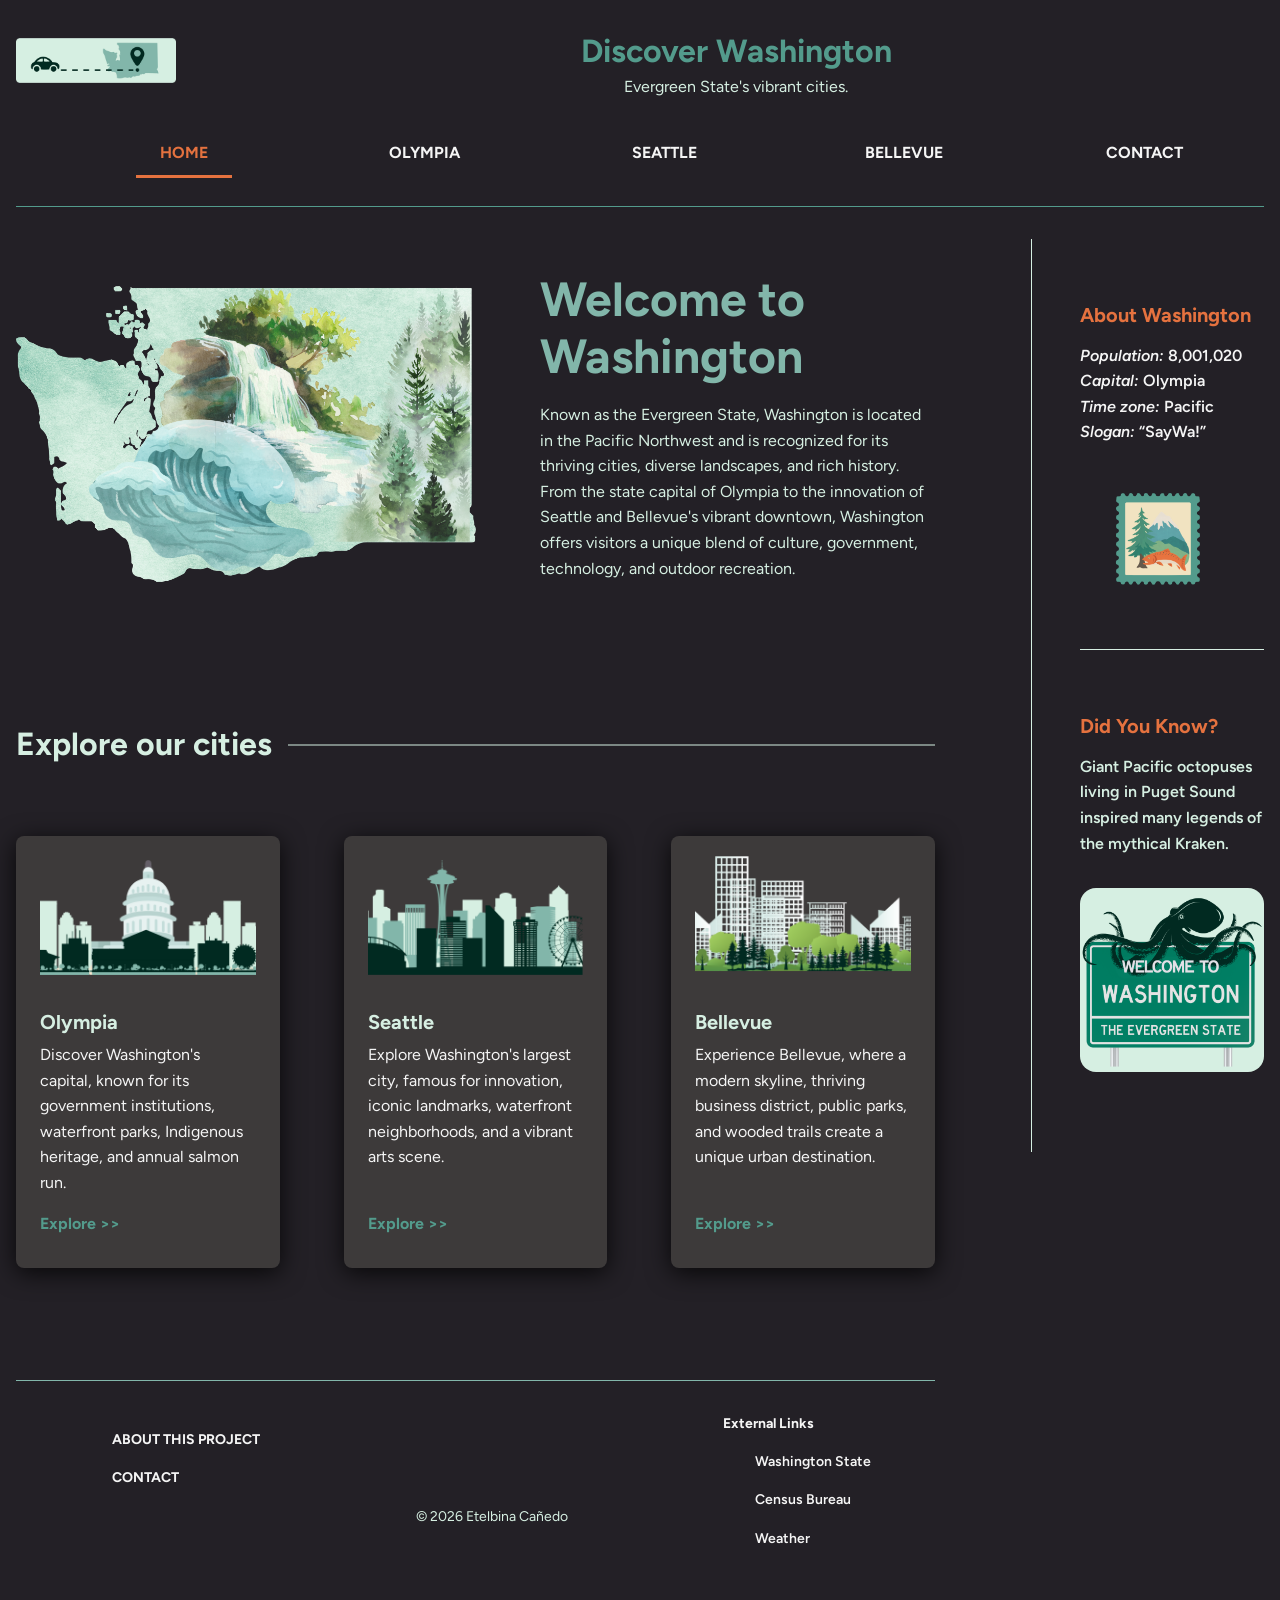
<file: index.html>
<!DOCTYPE html>
<html lang="en">
<head>
    <meta charset="UTF-8">
    <meta name="viewport" content="width=device-width, initial-scale=1.0">
    <title>Discover Washington | Home</title>
    <link rel="preconnect" href="https://fonts.googleapis.com">
    <link rel="preconnect" href="https://fonts.gstatic.com" crossorigin>
    <link href="https://fonts.googleapis.com/css2?family=Bad+Script&family=Figtree:ital,wght@0,300..900;1,300..900&display=swap" rel="stylesheet">
    <link rel="stylesheet" href="css/styles.css">   
</head>

<body>
    <header class="container">
        <div class="site-header">
            <a href="index.html">
                <img src="images/common/logo.png" alt="Discover Washington logo">
            </a>
            <div class="site-branding">
                <h2>Discover Washington</h2>
                <p>Evergreen State's vibrant cities.</p>
            
                <nav aria-label="Primary navigation">
                    <ul>
                        <li><a href="index.html" aria-current="page">HOME</a></li>
                        <li><a href="olympia.html">OLYMPIA</a></li>
                        <li><a href="seattle.html">SEATTLE</a></li>
                        <li><a href="bellevue.html">BELLEVUE</a></li>
                        <li><a href="contact.html">CONTACT</a></li>
                    </ul>
                </nav>
            </div>
        </div>
    </header>

    <div class="container page-content">
        <main class="container">
            <section class="hero">
                <img src="images/home/state.png" alt="Washington State silhouette">
                
                <div class="hero-content">
                    <h1>Welcome to Washington</h1>
                    <p>
                        Known as the Evergreen State, Washington is located in the 
                        Pacific Northwest and is recognized for its thriving cities, 
                        diverse landscapes, and rich history. From the state capital 
                        of Olympia to the innovation of Seattle and Bellevue's vibrant 
                        downtown, Washington offers visitors a unique blend of culture, 
                        government, technology, and outdoor recreation.
                    </p>
                </div>
            </section>
            <section class="content">
                <h2>Explore our cities</h2>
                <article class="city-card">
                    <a href="olympia.html">
                        <img src="images/home/olympia.png" alt="Outline silhouette of Olympia">
                        <h3>Olympia</h3>
                        <p>Discover Washington's capital, known for its government institutions, 
                            waterfront parks, Indigenous heritage, and annual salmon run.
                        </p>
                        <span>Explore >></span>
                    </a>
                </article>
                <article class="city-card">
                    <a href="seattle.html">
                        <img src="images/home/seattle.png" alt="Outline silhouette of Seattle">
                        <h3>Seattle</h3>
                        <p>Explore Washington's largest city, famous for innovation, 
                            iconic landmarks, waterfront neighborhoods, and a vibrant arts scene.
                        </p>
                        <span>Explore >></span>
                    </a>
                </article>
                <article class="city-card">
                    <a href="bellevue.html">
                        <img src="images/home/bellevue.png" alt="Outline silhouette of Bellevue">
                        <h3>Bellevue</h3>
                        <p>Experience Bellevue, where a modern skyline, thriving business district, 
                            public parks, and wooded trails create a unique urban destination.
                        </p>
                        <span>Explore >></span>
                    </a>
                </article>
            </section>

            <footer>
                <section class="internal-links">
                    <ul>
                        <li><a href="about.html">About This Project</a></li>
                        <li><a href="contact.html">Contact</a></li>
                    </ul>
                </section>

                <p>© 2026 Etelbina Cañedo</p>

                <section class="external-links" aria-label="External resources">
                    <p>External Links</p>
                    <ul>
                        <li><a href="https://wa.gov/" target="_blank" rel="noopener">Washington State</a></li>
                        <li><a href="https://www.census.gov/quickfacts/fact/table/WA/PST045225" target="_blank" rel="noopener">Census Bureau</a></li>
                        <li><a href="https://www.weather.gov" target="_blank" rel="noopener">Weather</a></li>
                    </ul>
                </section>
            </footer>
        </main>

        <aside aria-label="Washington facts">
            <section class="facts">
                <h2>About Washington</h2>
                    <ol>
                        <li><em>Population:</em> 8,001,020</li>
                        <li><em>Capital:</em> Olympia</li>
                        <li><em>Time zone:</em> Pacific</li>
                        <li><em>Slogan:</em> “SayWa!”</li>
                    </ol>
                    <img src="images/home/stamp.png" alt="Salmon postal stamp">
            </section>
            <section class="highlights">
                <h2>Did You Know?</h2>
                
                <p>Giant Pacific octopuses living in Puget Sound 
                    inspired many legends of the mythical Kraken.
                </p>
                <img id="kraken" src="images/home/roadsign.png" alt="Road sign featuring a kraken">
            </section>
        </aside>
    </div>
</body>
</html>
</file>
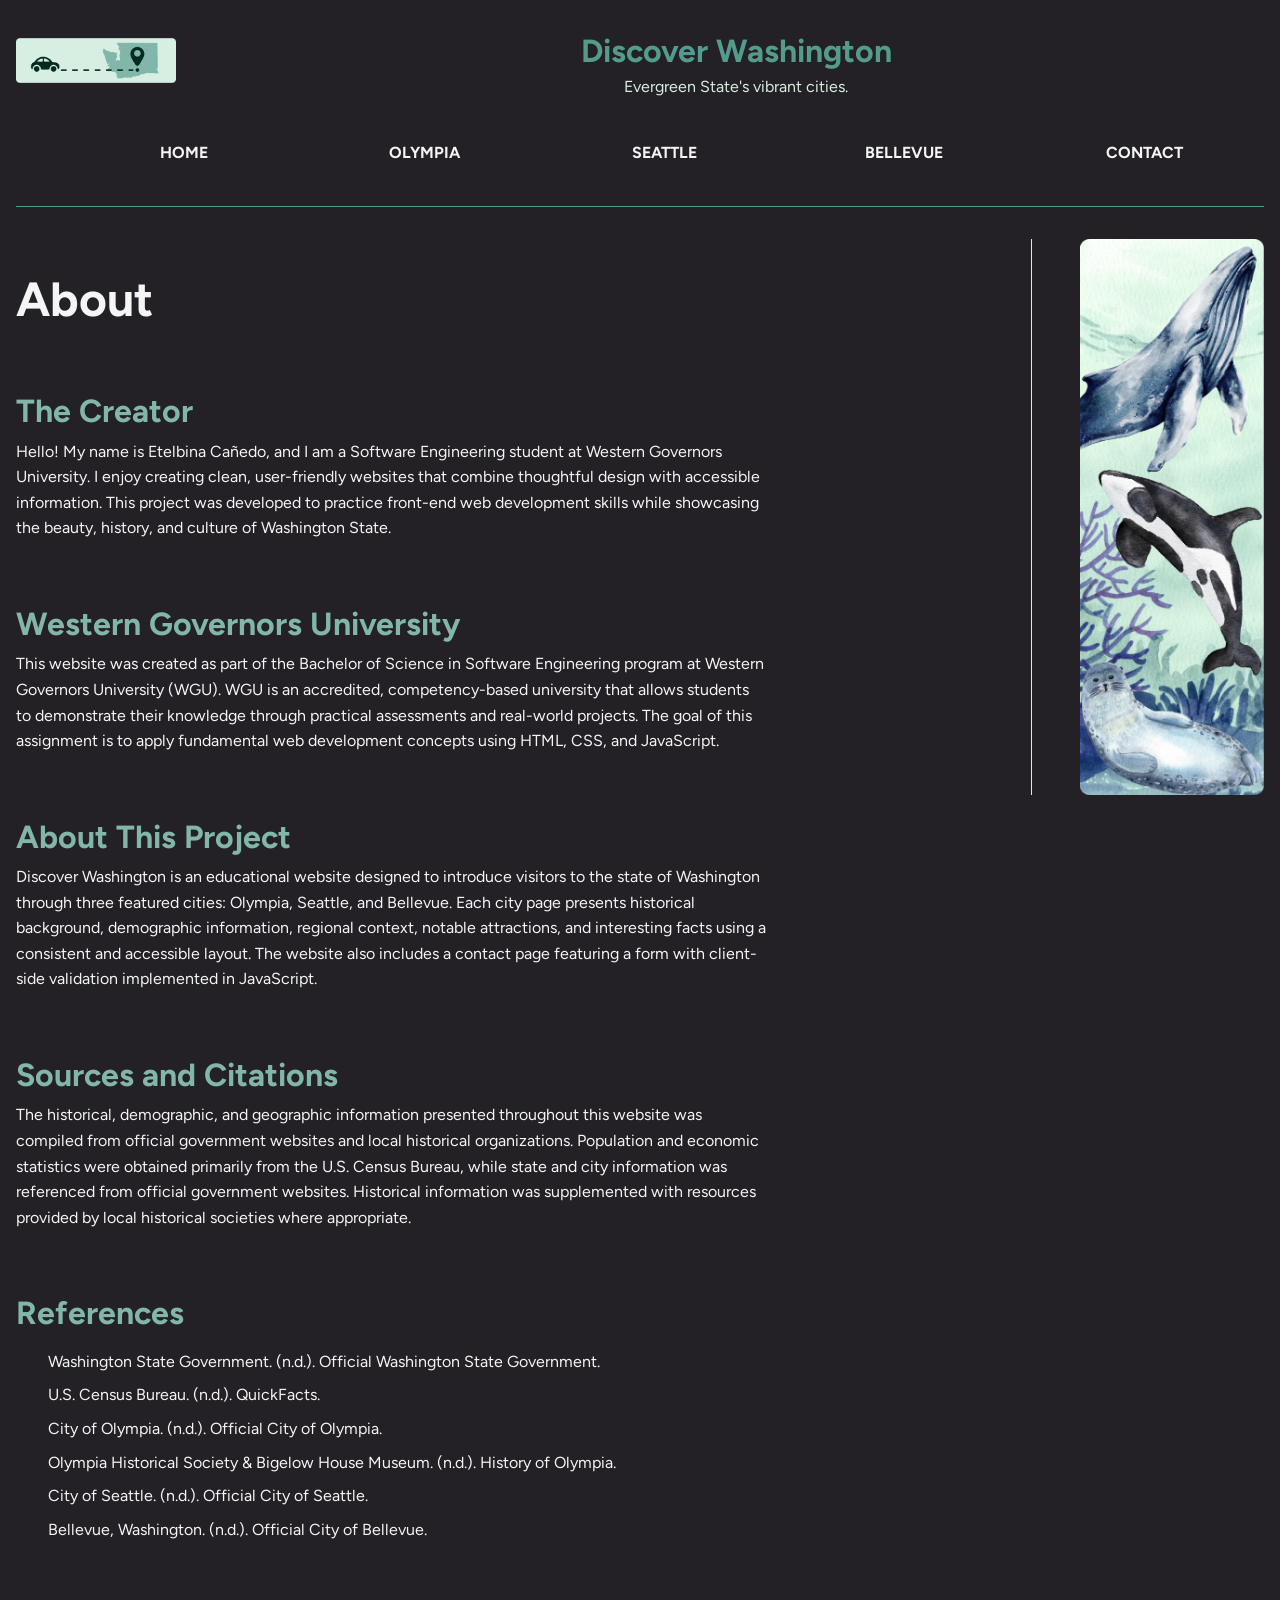
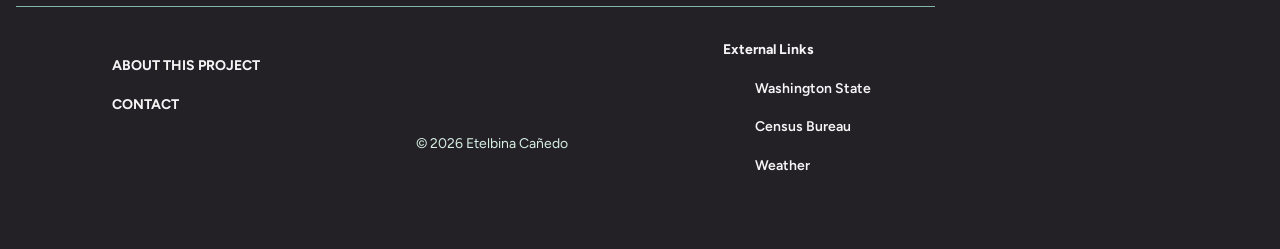
<file: about.html>
<!DOCTYPE html>
<html lang="en">
<head>
    <meta charset="UTF-8">
    <meta name="viewport" content="width=device-width, initial-scale=1.0">
    <title>Discover Washington | About</title>
    <link rel="preconnect" href="https://fonts.googleapis.com">
    <link rel="preconnect" href="https://fonts.gstatic.com" crossorigin>
    <link href="https://fonts.googleapis.com/css2?family=Bad+Script&family=Figtree:ital,wght@0,300..900;1,300..900&display=swap" rel="stylesheet">
    <link rel="stylesheet" href="css/styles.css">   
</head>

<body>
    <header class="container">
        <div class="site-header">
            <a href="index.html">
                <img src="images/common/logo.png" alt="Discover Washington logo">
            </a>
            <div class="site-branding">
                <h2>Discover Washington</h2>
                <p>Evergreen State's vibrant cities.</p>
            
                <nav aria-label="Primary navigation">
                    <ul>
                        <li><a href="index.html">HOME</a></li>
                        <li><a href="olympia.html">OLYMPIA</a></li>
                        <li><a href="seattle.html">SEATTLE</a></li>
                        <li><a href="bellevue.html">BELLEVUE</a></li>
                        <li><a href="contact.html">CONTACT</a></li>
                    </ul>
                </nav>
            </div>
        </div>
    </header>

    <div class="container page-content">
        <main class="container">
            <section>
                <h1>About</h1>
                <h2>The Creator</h2>
                <p>Hello! My name is Etelbina Cañedo, and I am a Software Engineering 
                    student at Western Governors University. I enjoy creating clean, 
                    user-friendly websites that combine thoughtful design with accessible 
                    information. This project was developed to practice front-end web 
                    development skills while showcasing the beauty, history, and culture 
                    of Washington State.
                </p>

                <h2>Western Governors University</h2>
                <p>
                    This website was created as part of the Bachelor of Science in Software 
                    Engineering program at Western Governors University (WGU). WGU is an 
                    accredited, competency-based university that allows students to 
                    demonstrate their knowledge through practical assessments and 
                    real-world projects. The goal of this assignment is to apply 
                    fundamental web development concepts using HTML, CSS, and JavaScript.
                </p>

                <h2>About This Project</h2>
                <p>Discover Washington is an educational website designed to introduce 
                    visitors to the state of Washington through three featured cities: 
                    Olympia, Seattle, and Bellevue. Each city page presents historical 
                    background, demographic information, regional context, notable 
                    attractions, and interesting facts using a consistent and accessible 
                    layout. The website also includes a contact page featuring a form 
                    with client-side validation implemented in JavaScript.
                </p>

                <h2>Sources and Citations</h2>
                <p>
                    The historical, demographic, and geographic information presented 
                    throughout this website was compiled from official government 
                    websites and local historical organizations. Population and economic 
                    statistics were obtained primarily from the U.S. Census Bureau, 
                    while state and city information was referenced from official 
                    government websites. Historical information was supplemented with 
                    resources provided by local historical societies where appropriate.
                </p>

                <h2>References</h2>
                <ul>
                    <li><a href="https://wa.gov" target="_blank" rel="noopener">Washington State Government. (n.d.). Official Washington State Government.</a></li>
                    <li><a href="https://www.census.gov/quickfacts" target="_blank" rel="noopener">U.S. Census Bureau. (n.d.). QuickFacts.</a></li>
                    <li><a href="https://www.olympiawa.gov" target="_blank" rel="noopener">City of Olympia. (n.d.). Official City of Olympia.</a></li>
                    <li><a href="https://olympiahistory.org/history-of-olympia/" target="_blank" rel="noopener">Olympia Historical Society & Bigelow House Museum. (n.d.). History of Olympia.</a></li>
                    <li><a href="https://www.seattle.gov" target="_blank" rel="noopener">City of Seattle. (n.d.). Official City of Seattle.</a></li>
                    <li><a href="https://bellevuewa.gov" target="_blank" rel="noopener">Bellevue, Washington. (n.d.). Official City of Bellevue.</a></li>
                </ul>
            </section>

            <footer>
                <section class="internal-links">
                    <ul>
                        <li><a href="about.html">About This Project</a></li>
                        <li><a href="contact.html">Contact</a></li>
                    </ul>
                </section>

                <p>© 2026 Etelbina Cañedo</p>

                <section class="external-links" aria-label="External resources">
                    <p>External Links</p>
                    <ul>
                        <li><a href="https://wa.gov/" target="_blank" rel="noopener">Washington State</a></li>
                        <li><a href="https://www.census.gov/quickfacts/fact/table/WA/PST045225" target="_blank" rel="noopener">Census Bureau</a></li>
                        <li><a href="https://www.weather.gov" target="_blank" rel="noopener">Weather</a></li>
                    </ul>
                </section>
            </footer>
        </main>

        <aside>
            <img src="images/about/side.png" alt="Sea life watercolor illustration">
        </aside>
    </div>

</body>
</html>
</file>
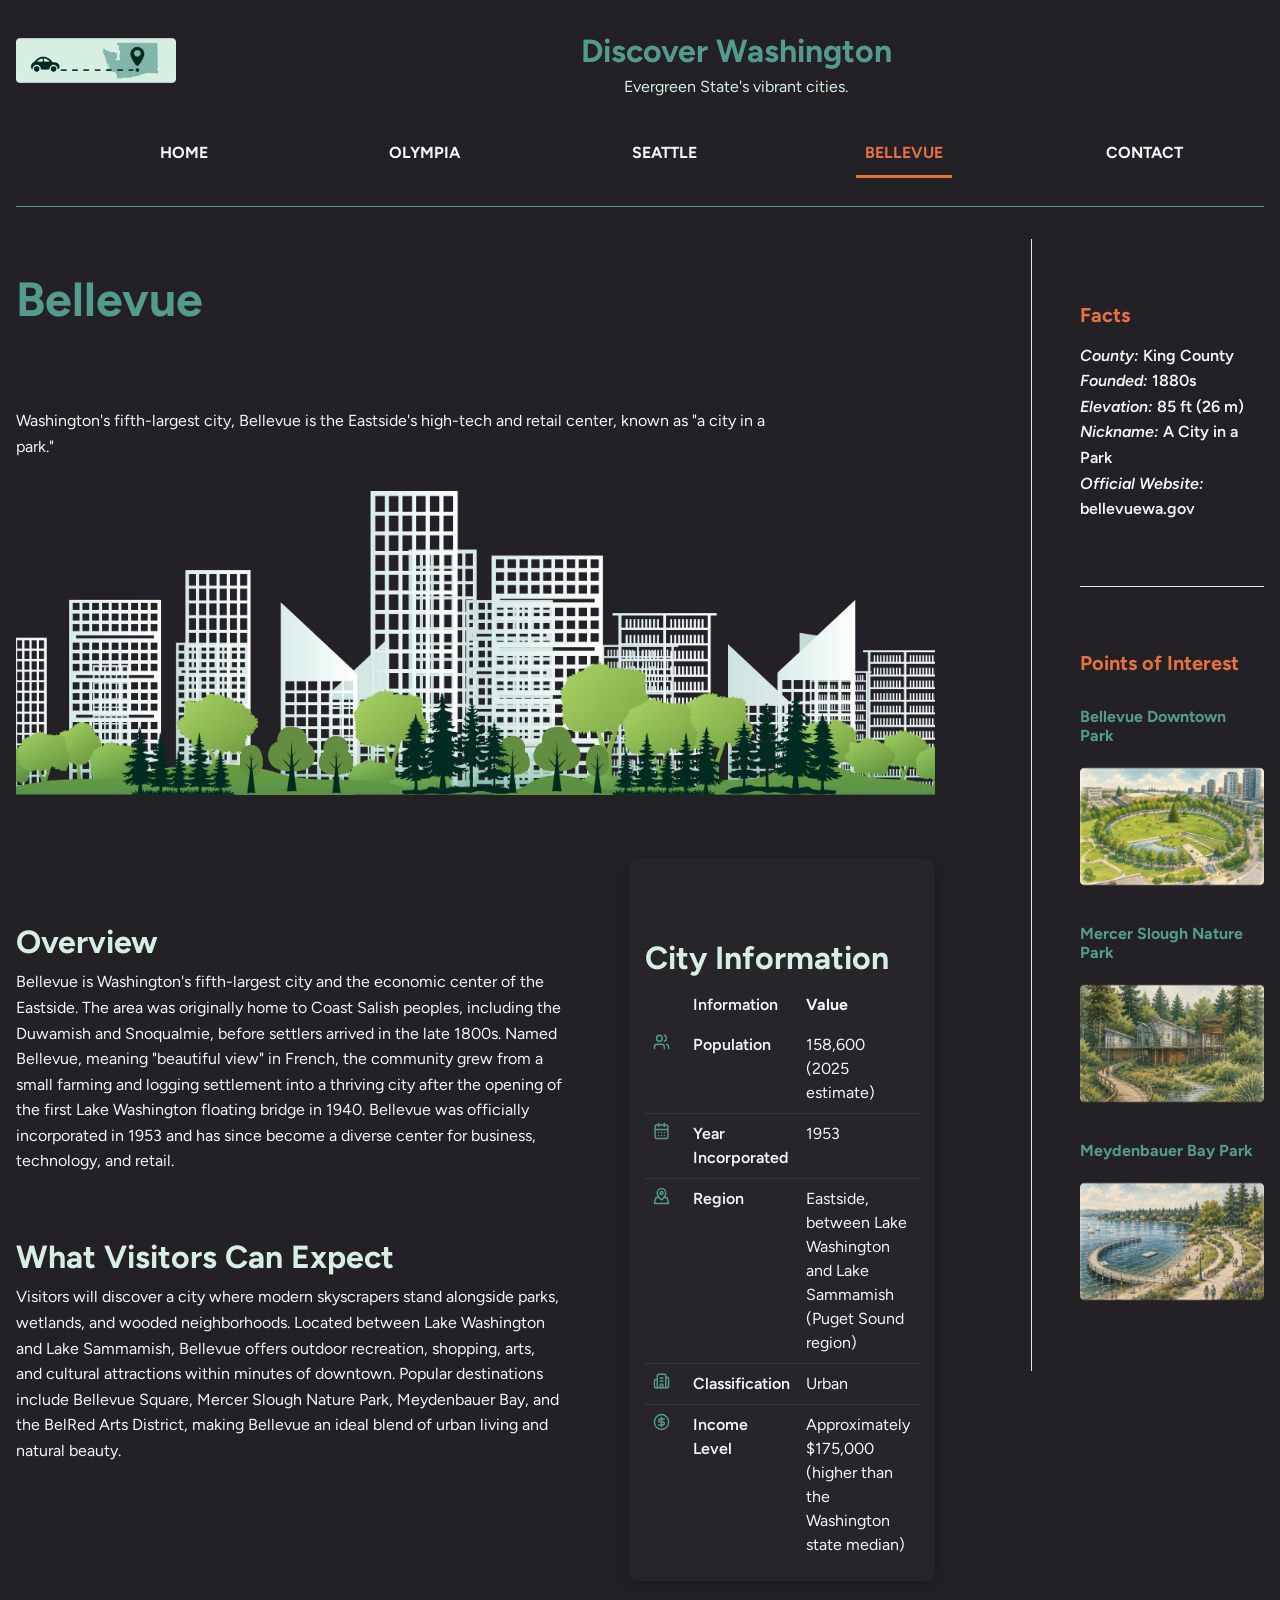
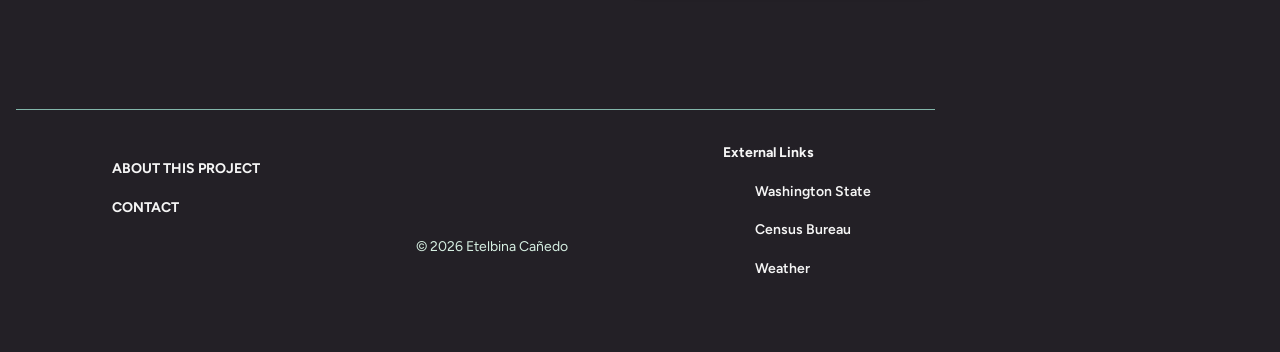
<file: bellevue.html>
<!DOCTYPE html>
<html lang="en">
<head>
    <meta charset="UTF-8">
    <meta name="viewport" content="width=device-width, initial-scale=1.0">
    <title>Discover Washington | Bellevue</title>
    <link rel="preconnect" href="https://fonts.googleapis.com">
    <link rel="preconnect" href="https://fonts.gstatic.com" crossorigin>
    <link href="https://fonts.googleapis.com/css2?family=Bad+Script&family=Figtree:ital,wght@0,300..900;1,300..900&display=swap" rel="stylesheet">
    <link rel="stylesheet" href="css/styles.css">   
</head>

<body>
    <header class="container">
        <div class="site-header">
            <a href="index.html">
                <img src="images/common/logo.png" alt="Discover Washington logo">
            </a>
            <div class="site-branding">
                <h2>Discover Washington</h2>
                <p>Evergreen State's vibrant cities.</p>
            
                <nav aria-label="Primary navigation">
                    <ul>
                        <li><a href="index.html">HOME</a></li>
                        <li><a href="olympia.html">OLYMPIA</a></li>
                        <li><a href="seattle.html">SEATTLE</a></li>
                        <li><a href="bellevue.html" aria-current="page">BELLEVUE</a></li>
                        <li><a href="contact.html">CONTACT</a></li>
                    </ul>
                </nav>
            </div>
        </div>
    </header>

    <div class="container page-content">
        <main class="container">
            <section class="cityhero"> 
                <h1>Bellevue</h1>
                <p>Washington's fifth-largest city, Bellevue is the Eastside's high-tech 
                    and retail center, known as "a city in a park."
                </p>
                <img src="images/bellevue/hero.png" alt="Outline silhouette of Bellevue">
            </section>

            <section class="city-content">
                <div class="city-description">
                    <section class="overview">
                        <h2>Overview</h2>
                        <p>
                            Bellevue is Washington's fifth-largest city and the economic center 
                            of the Eastside. The area was originally home to Coast Salish peoples, 
                            including the Duwamish and Snoqualmie, before settlers arrived in the 
                            late 1800s. Named Bellevue, meaning "beautiful view" in French, the 
                            community grew from a small farming and logging settlement into a 
                            thriving city after the opening of the first Lake Washington floating 
                            bridge in 1940. Bellevue was officially incorporated in 1953 and has 
                            since become a diverse center for business, technology, and retail.
                        </p>
                    </section>
                    <section class="visitors">
                        <h2>What Visitors Can Expect</h2>
                        <p>
                            Visitors will discover a city where modern skyscrapers stand 
                            alongside parks, wetlands, and wooded neighborhoods. Located between 
                            Lake Washington and Lake Sammamish, Bellevue offers outdoor recreation, 
                            shopping, arts, and cultural attractions within minutes of downtown. 
                            Popular destinations include Bellevue Square, Mercer Slough Nature Park, 
                            Meydenbauer Bay, and the BelRed Arts District, making Bellevue an ideal 
                            blend of urban living and natural beauty.
                        </p>
                    </section>
                </div>

                <section class="information">
                    <h2>City Information</h2>
                    <table>
                        <thead>
                            <tr>
                                <th scope="col"></th>
                                <th scope="col">Information</th>
                                <th scope="col">Value</th>
                            </tr>
                        </thead>
                        <tbody>
                            <tr>
                                <td><img src="images/common/population.svg" alt=""></td>
                                <td>Population</td>
                                <td>158,600 (2025 estimate)</td>
                            </tr>
                            <tr>
                                <td><img src="images/common/incorporation.svg" alt=""></td>
                                <td>Year Incorporated</td>
                                <td>1953</td>
                            </tr>
                            <tr>
                                <td><img src="images/common/region.svg" alt=""></td>
                                <td>Region</td>
                                <td>Eastside, between Lake Washington and Lake Sammamish (Puget Sound region)</td>
                            </tr>
                            <tr>
                                <td><img src="images/common/classification.svg" alt=""></td>
                                <td>Classification</td>
                                <td>Urban</td>
                            </tr>
                            <tr>
                                <td><img src="images/common/income.svg" alt=""></td>
                                <td>Income Level</td>
                                <td>Approximately $175,000 (higher than the Washington state median)</td>
                            </tr>
                        </tbody>
                    </table>
                </section>
            </section>

            <footer>
                <section class="internal-links">
                    <ul>
                        <li><a href="about.html">About This Project</a></li>
                        <li><a href="contact.html">Contact</a></li>
                    </ul>
                </section>

                <p>© 2026 Etelbina Cañedo</p>

                <section class="external-links" aria-label="External resources">
                    <p>External Links</p>
                    <ul>
                        <li><a href="https://wa.gov/" target="_blank" rel="noopener">Washington State</a></li>
                        <li><a href="https://www.census.gov/quickfacts/fact/table/WA/PST045225" target="_blank" rel="noopener">Census Bureau</a></li>
                        <li><a href="https://www.weather.gov" target="_blank" rel="noopener">Weather</a></li>
                    </ul>
                </section>
            </footer>
        </main>

        <aside class="city-facts" aria-label="Bellevue facts">
            <section class="facts">
                <h2>Facts</h2>
                <ol>
                    <li><em>County:</em> King County</li>
                    <li><em>Founded:</em> 1880s</li>
                    <li><em>Elevation:</em> 85 ft (26 m)</li>
                    <li><em>Nickname:</em> A City in a Park</li>
                    <li><em>Official Website:</em> <a href="https://www.bellevuewa.gov/" target="_blank" rel="noopener">bellevuewa.gov</a></li>
                </ol>

            </section>
            <section class="highlights">
                <h2>Points of Interest</h2>
                <h3>Bellevue Downtown Park</h3>
                <img src="images/bellevue/park.png" alt="Bellevue Downtown Park watercolor illustration">
                <h3>Mercer Slough Nature Park</h3>
                <img src="images/bellevue/Mercer.png" alt="Mercer Slough Nature Park watercolor illustration">
                <h3>Meydenbauer Bay Park</h3>
                <img src="images/bellevue/Meydenbauer.png" alt="Meydenbauer Bay Park watercolor illustration">
            </section>
        </aside>
    </div>
</body>
</html>
</file>
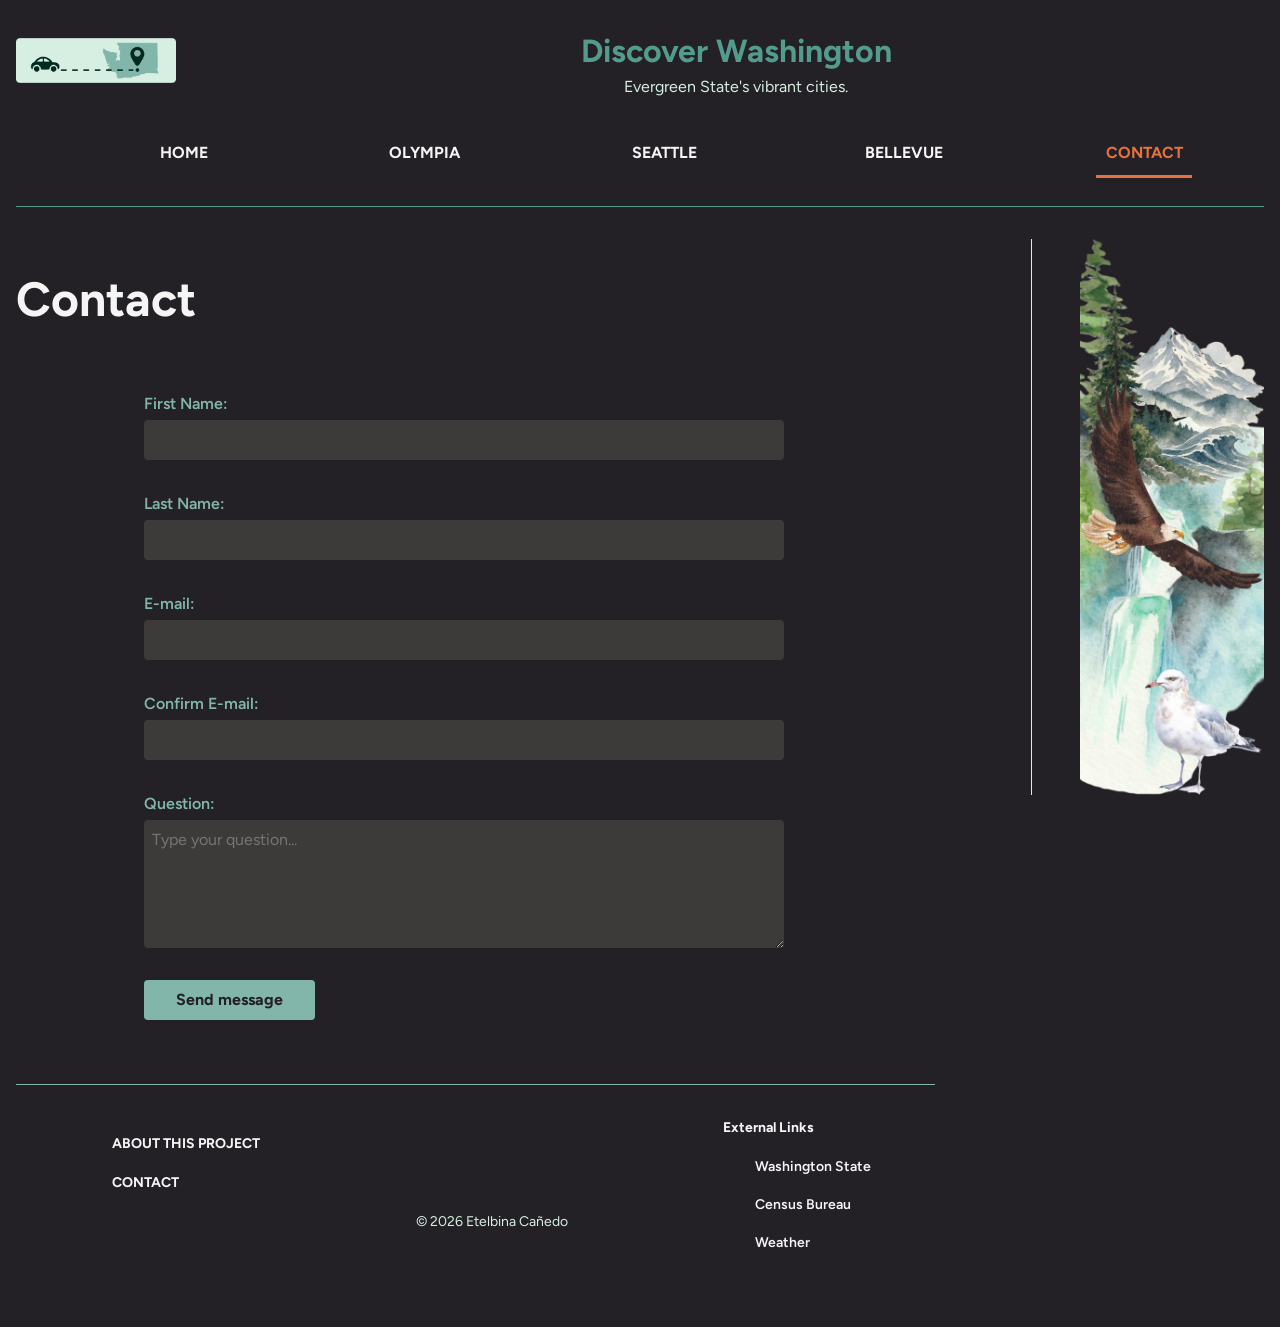
<file: contact.html>
<!DOCTYPE html>
<html lang="en">
<head>
    <meta charset="UTF-8">
    <meta name="viewport" content="width=device-width, initial-scale=1.0">
    <title>Discover Washington | Contact</title>
    <link rel="preconnect" href="https://fonts.googleapis.com">
    <link rel="preconnect" href="https://fonts.gstatic.com" crossorigin>
    <link href="https://fonts.googleapis.com/css2?family=Bad+Script&family=Figtree:ital,wght@0,300..900;1,300..900&display=swap" rel="stylesheet">
    <link rel="stylesheet" href="css/styles.css">   
</head>

<body>
    <header class="container">
        <div class="site-header">
            <a href="index.html">
                <img src="images/common/logo.png" alt="Discover Washington logo">
            </a>
            <div class="site-branding">
                <h2>Discover Washington</h2>
                <p>Evergreen State's vibrant cities.</p>
            
                <nav aria-label="Primary navigation">
                    <ul>
                        <li><a href="index.html">HOME</a></li>
                        <li><a href="olympia.html">OLYMPIA</a></li>
                        <li><a href="seattle.html">SEATTLE</a></li>
                        <li><a href="bellevue.html">BELLEVUE</a></li>
                        <li><a href="contact.html" aria-current="page">CONTACT</a></li>
                    </ul>
                </nav>
            </div>
        </div>
    </header>

    <div class="container page-content">
        <main class="container">
            <section>
                <h1>Contact</h1>
                <form id="contact-form">
                    <div class="form-field">
                        <label for="first">First Name:</label>
                        <input type="text" id="first" name="first">
                    </div>

                    <div class="form-field">
                        <label for="last">Last Name:</label>
                        <input type="text" id="last" name="last">
                    </div>

                    <div class="form-field">
                        <label for="email">E-mail:</label>
                        <input type="email" id="email" name="email">
                    </div>

                    <div class="form-field">
                        <label for="confirmation">Confirm E-mail:</label>
                        <input type="email" id="confirmation" name="confirmation">
                    </div>

                    <div class="form-field">
                        <label for="question">Question:</label>
                        <textarea id="question" 
                                name="question" 
                                rows="4" 
                                placeholder="Type your question..."></textarea>
                    </div>

                    <input type="submit" value="Send message">
                </form>
            </section>

            <footer>
                <section class="internal-links">
                    <ul>
                        <li><a href="about.html">About This Project</a></li>
                        <li><a href="contact.html">Contact</a></li>
                    </ul>
                </section>

                <p>© 2026 Etelbina Cañedo</p>

                <section class="external-links" aria-label="External resources">
                    <p>External Links</p>
                    <ul>
                        <li><a href="https://wa.gov/" target="_blank" rel="noopener">Washington State</a></li>
                        <li><a href="https://www.census.gov/quickfacts/fact/table/WA/PST045225" target="_blank" rel="noopener">Census Bureau</a></li>
                        <li><a href="https://www.weather.gov" target="_blank" rel="noopener">Weather</a></li>
                    </ul>
                </section>
            </footer>
        </main>

        <aside>
            <img src="images/contact/side.png" alt="Wild life watercolor illustration">
        </aside>
    </div>

    <script src="scripts/index.js"></script>
</body>
</html>
</file>
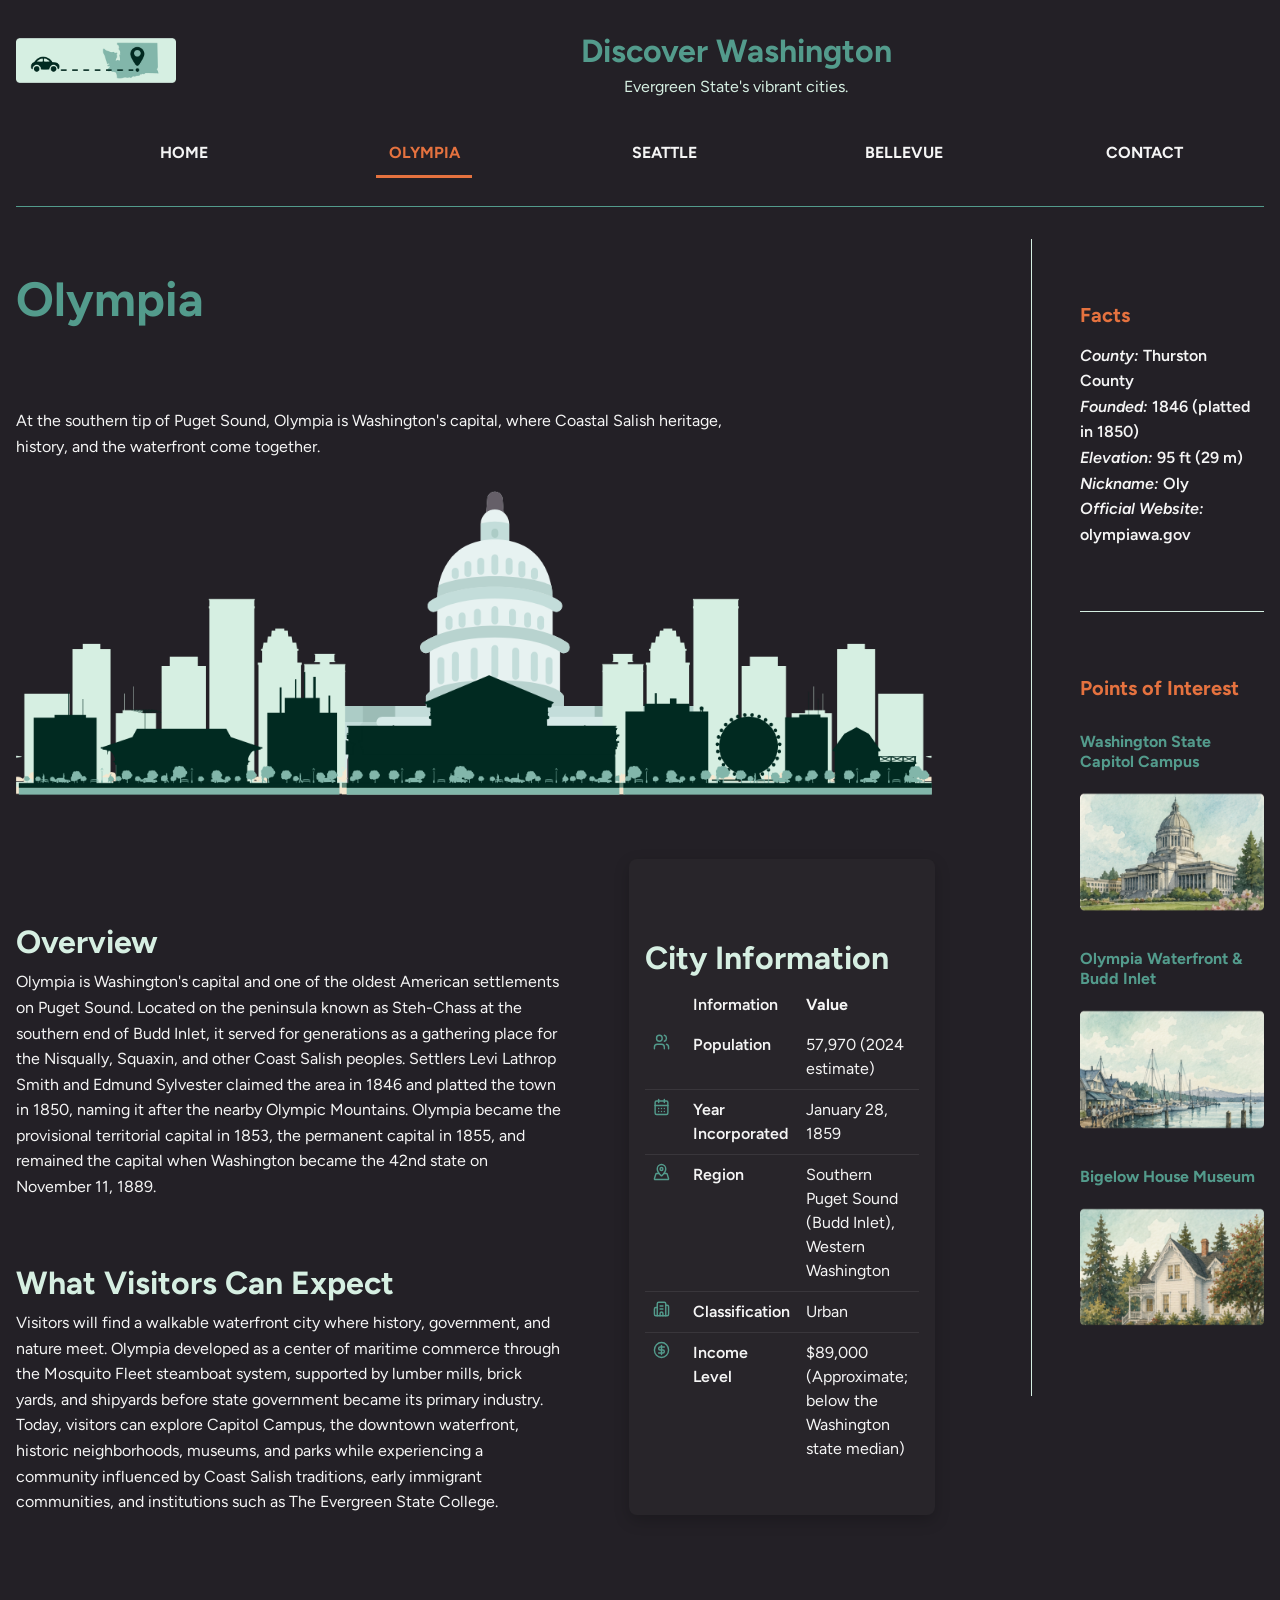
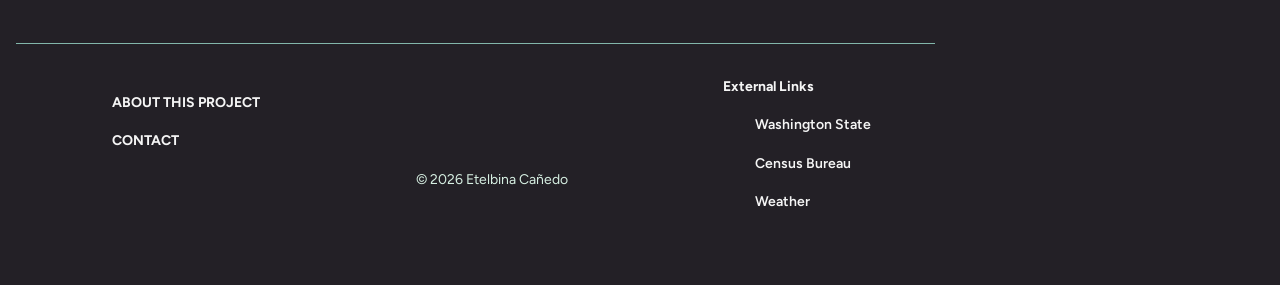
<file: olympia.html>
<!DOCTYPE html>
<html lang="en">
<head>
    <meta charset="UTF-8">
    <meta name="viewport" content="width=device-width, initial-scale=1.0">
    <title>Discover Washington | Olympia</title>
    <link rel="preconnect" href="https://fonts.googleapis.com">
    <link rel="preconnect" href="https://fonts.gstatic.com" crossorigin>
    <link href="https://fonts.googleapis.com/css2?family=Bad+Script&family=Figtree:ital,wght@0,300..900;1,300..900&display=swap" rel="stylesheet">
    <link rel="stylesheet" href="css/styles.css">   
</head>

<body>
    <header class="container">
        <div class="site-header">
            <a href="index.html">
                <img src="images/common/logo.png" alt="Discover Washington logo">
            </a>
            <div class="site-branding">
                <h2>Discover Washington</h2>
                <p>Evergreen State's vibrant cities.</p>
            
                <nav aria-label="Primary navigation">
                    <ul>
                        <li><a href="index.html">HOME</a></li>
                        <li><a href="olympia.html" aria-current="page">OLYMPIA</a></li>
                        <li><a href="seattle.html">SEATTLE</a></li>
                        <li><a href="bellevue.html">BELLEVUE</a></li>
                        <li><a href="contact.html">CONTACT</a></li>
                    </ul>
                </nav>
            </div>
        </div>
    </header>

    <div class="container page-content">
        <main class="container">
            <section class="cityhero"> 
                <h1>Olympia</h1>
                <p>At the southern tip of Puget Sound, Olympia is Washington's capital, 
                    where Coastal Salish heritage, history, and the waterfront come together.
                </p>
                <img src="images/olympia/hero.png" alt="Outline silhouette of Olympia">
            </section>

            <section class="city-content">
                <div class="city-description">
                    <section class="overview">
                        <h2>Overview</h2>
                        <p>
                            Olympia is Washington's capital and one of the oldest American 
                            settlements on Puget Sound. Located on the peninsula known as 
                            Steh-Chass at the southern end of Budd Inlet, it served for 
                            generations as a gathering place for the Nisqually, Squaxin, 
                            and other Coast Salish peoples. Settlers Levi Lathrop Smith and 
                            Edmund Sylvester claimed the area in 1846 and platted the town in 1850, 
                            naming it after the nearby Olympic Mountains. Olympia became the 
                            provisional territorial capital in 1853, the permanent capital in 
                            1855, and remained the capital when Washington became the 42nd state 
                            on November 11, 1889.
                        </p>
                    </section>
                    <section class="visitors">
                        <h2>What Visitors Can Expect</h2>
                        <p>
                            Visitors will find a walkable waterfront city where history, 
                            government, and nature meet. Olympia developed as a center of 
                            maritime commerce through the Mosquito Fleet steamboat system, 
                            supported by lumber mills, brick yards, and shipyards before 
                            state government became its primary industry. Today, visitors 
                            can explore Capitol Campus, the downtown waterfront, historic 
                            neighborhoods, museums, and parks while experiencing a community 
                            influenced by Coast Salish traditions, early immigrant communities, 
                            and institutions such as The Evergreen State College.
                        </p>
                    </section>
                </div>

                <section class="information">
                    <h2>City Information</h2>
                    <table>
                        <thead>
                            <tr>
                                <th scope="col"></th>
                                <th scope="col">Information</th>
                                <th scope="col">Value</th>
                            </tr>
                        </thead>
                        <tbody>
                            <tr>
                                <td><img src="images/common/population.svg" alt=""></td>
                                <td>Population</td>
                                <td>57,970 (2024 estimate)</td>
                            </tr>
                            <tr>
                                <td><img src="images/common/incorporation.svg" alt=""></td>
                                <td>Year Incorporated</td>
                                <td>January 28, 1859</td>
                            </tr>
                            <tr>
                                <td><img src="images/common/region.svg" alt=""></td>
                                <td>Region</td>
                                <td>Southern Puget Sound (Budd Inlet), Western Washington</td>
                            </tr>
                            <tr>
                                <td><img src="images/common/classification.svg" alt=""></td>
                                <td>Classification</td>
                                <td>Urban</td>
                            </tr>
                            <tr>
                                <td><img src="images/common/income.svg" alt=""></td>
                                <td>Income Level</td>
                                <td>$89,000 (Approximate; below the Washington state median)</td>
                            </tr>
                        </tbody>
                    </table>
                </section>

            </section>

            <footer>
                <section class="internal-links">
                    <ul>
                        <li><a href="about.html">About This Project</a></li>
                        <li><a href="contact.html">Contact</a></li>
                    </ul>
                </section>

                <p>© 2026 Etelbina Cañedo</p>

                <section class="external-links" aria-label="External resources">
                    <p>External Links</p>
                    <ul>
                        <li><a href="https://wa.gov/" target="_blank" rel="noopener">Washington State</a></li>
                        <li><a href="https://www.census.gov/quickfacts/fact/table/WA/PST045225" target="_blank" rel="noopener">Census Bureau</a></li>
                        <li><a href="https://www.weather.gov" target="_blank" rel="noopener">Weather</a></li>
                    </ul>
                </section>
            </footer>
        </main>

        <aside class="city-facts" aria-label="Olympia facts">
            <section class="facts">
                <h2>Facts</h2>
                <ol>
                    <li><em>County:</em> Thurston County</li>
                    <li><em>Founded:</em> 1846 (platted in 1850)</li>
                    <li><em>Elevation:</em> 95 ft (29 m)</li>
                    <li><em>Nickname:</em> Oly</li>
                    <li><em>Official Website:</em> <a href="https://www.olympiawa.gov/" target="_blank" rel="noopener">olympiawa.gov</a></li>
                </ol>
            </section>
            <section class="highlights">
                <h2>Points of Interest</h2>
                <h3>Washington State Capitol Campus</h3>
                <img src="images/olympia/capitol.png" alt="Washington State Capitol Campus watercolor illustration">
                <h3>Olympia Waterfront & Budd Inlet</h3>
                <img src="images/olympia/waterfront.png" alt="Olympia Waterfront & Budd Inlet watercolor illustration">
                <h3>Bigelow House Museum</h3>
                <img src="images/olympia/bigelow.png" alt="Bigelow House Museum watercolor illustration">
            </section>
        </aside>
    </div>
</body>
</html>
</file>
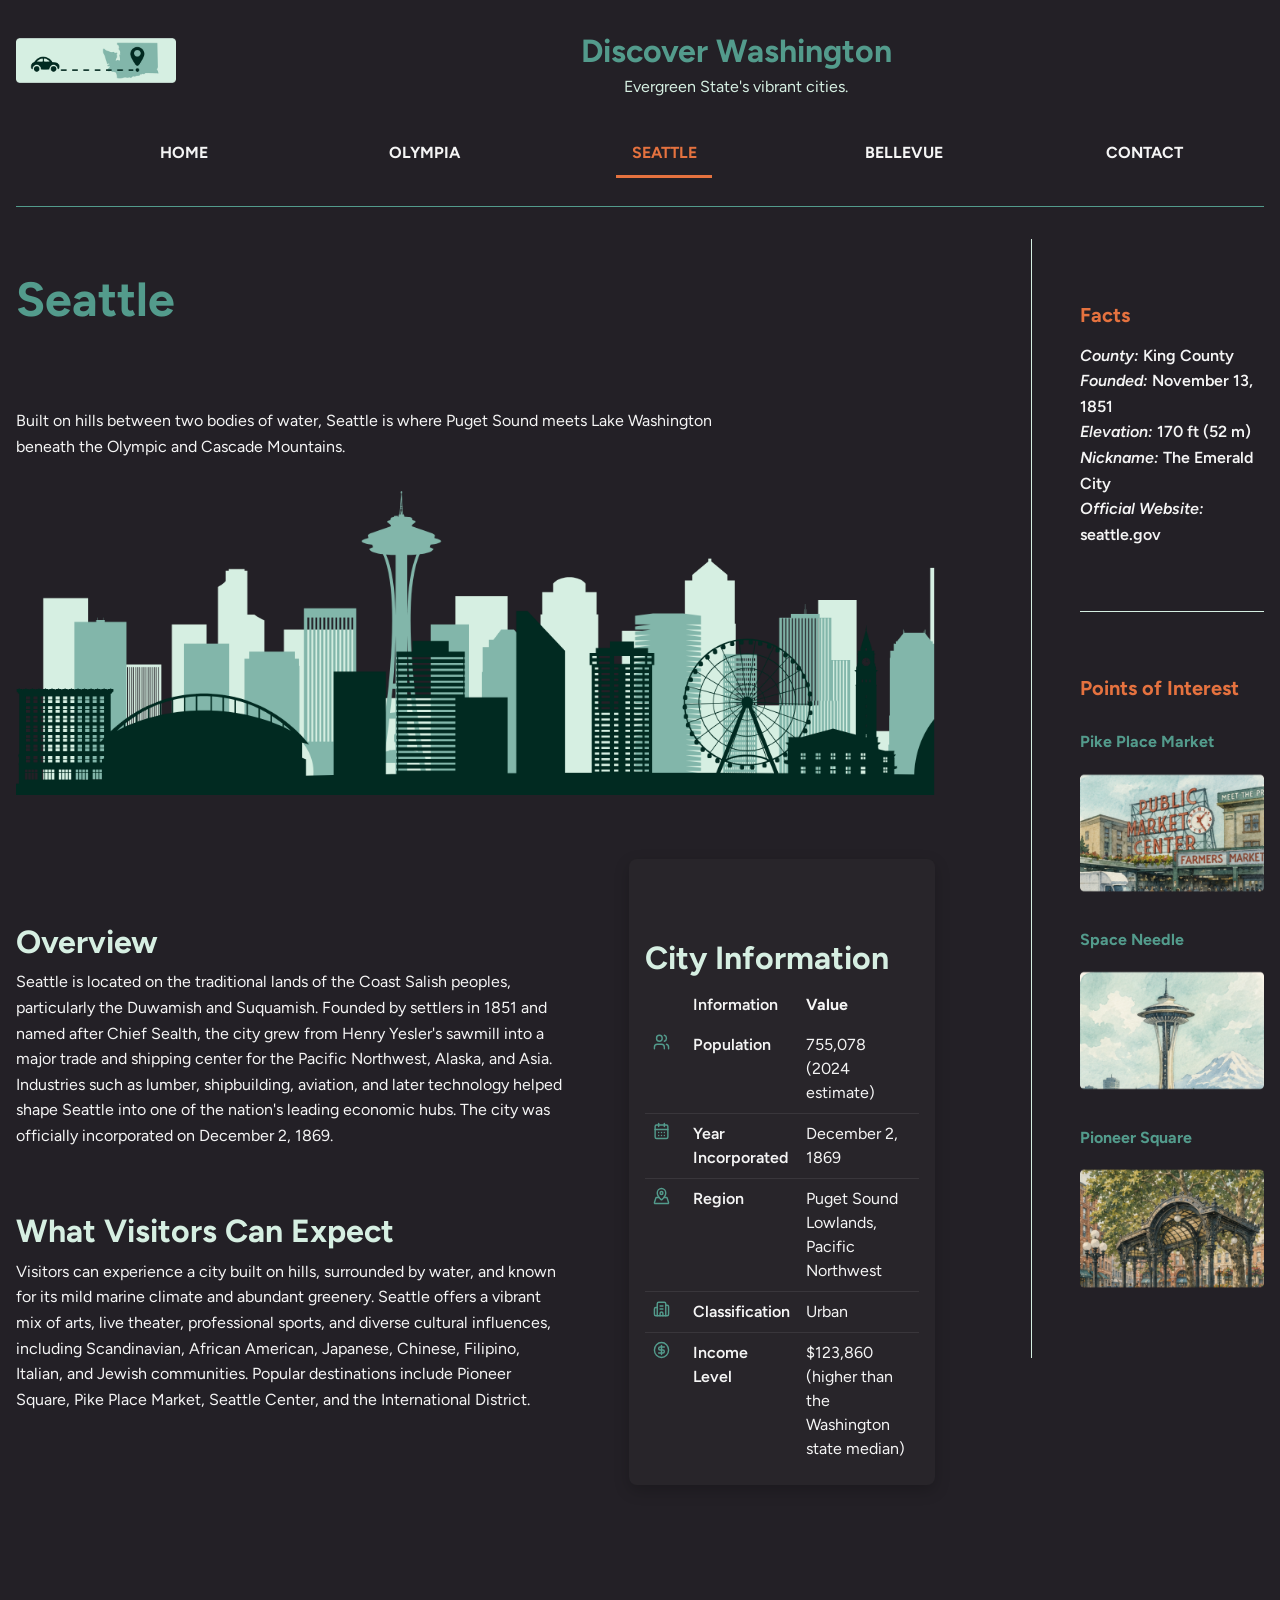
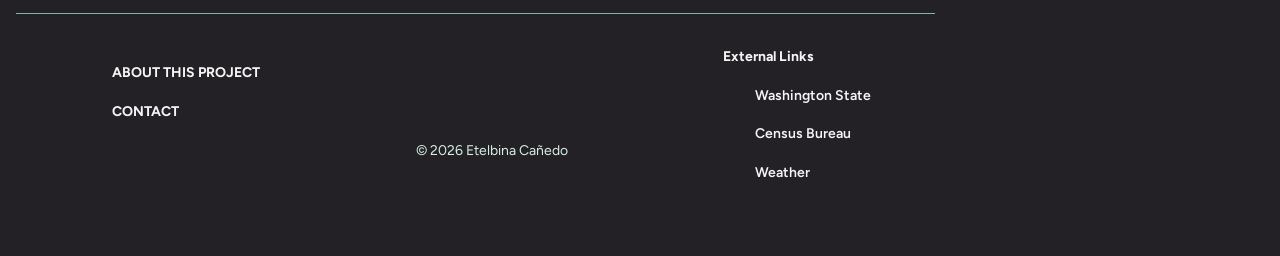
<file: seattle.html>
<!DOCTYPE html>
<html lang="en">
<head>
    <meta charset="UTF-8">
    <meta name="viewport" content="width=device-width, initial-scale=1.0">
    <title>Discover Washington | Seattle</title>
    <link rel="preconnect" href="https://fonts.googleapis.com">
    <link rel="preconnect" href="https://fonts.gstatic.com" crossorigin>
    <link href="https://fonts.googleapis.com/css2?family=Bad+Script&family=Figtree:ital,wght@0,300..900;1,300..900&display=swap" rel="stylesheet">
    <link rel="stylesheet" href="css/styles.css">   
</head>

<body>
    <header class="container">
        <div class="site-header">
            <a href="index.html">
                <img src="images/common/logo.png" alt="Discover Washington logo">
            </a>
            <div class="site-branding">
                <h2>Discover Washington</h2>
                <p>Evergreen State's vibrant cities.</p>
            
                <nav aria-label="Primary navigation">
                    <ul>
                        <li><a href="index.html">HOME</a></li>
                        <li><a href="olympia.html">OLYMPIA</a></li>
                        <li><a href="seattle.html" aria-current="page">SEATTLE</a></li>
                        <li><a href="bellevue.html">BELLEVUE</a></li>
                        <li><a href="contact.html">CONTACT</a></li>
                    </ul>
                </nav>
            </div>
        </div>
    </header>

    <div class="container page-content">
        <main class="container">
            <section class="cityhero"> 
                <h1>Seattle</h1>
                <p>Built on hills between two bodies of water, Seattle is where 
                    Puget Sound meets Lake Washington beneath the Olympic 
                    and Cascade Mountains.
                </p>
                <img src="images/seattle/hero.png" alt="Outline silhouette of Seattle">
            </section>

            <section class="city-content">
                <div class="city-description">
                    <section class="overview">
                        <h2>Overview</h2>
                        <p>
                            Seattle is located on the traditional lands of the Coast Salish 
                            peoples, particularly the Duwamish and Suquamish. Founded by 
                            settlers in 1851 and named after Chief Sealth, the city grew from 
                            Henry Yesler's sawmill into a major trade and shipping center for 
                            the Pacific Northwest, Alaska, and Asia. Industries such as lumber, 
                            shipbuilding, aviation, and later technology helped shape Seattle 
                            into one of the nation's leading economic hubs. The city was officially 
                            incorporated on December 2, 1869.
                        </p>
                    </section>
                    <section class="visitors">
                        <h2>What Visitors Can Expect</h2>
                        <p>
                            Visitors can experience a city built on hills, surrounded by water, 
                            and known for its mild marine climate and abundant greenery. Seattle 
                            offers a vibrant mix of arts, live theater, professional sports, and 
                            diverse cultural influences, including Scandinavian, African American, 
                            Japanese, Chinese, Filipino, Italian, and Jewish communities. Popular 
                            destinations include Pioneer Square, Pike Place Market, Seattle Center, 
                            and the International District.
                        </p>
                    </section>
                </div>

                <section class="information">
                    <h2>City Information</h2>
                    <table>
                        <thead>
                            <tr>
                            <th scope="col"></th> 
                                <th scope="col">Information</th>
                                <th scope="col">Value</th>
                            </tr>
                        </thead>
                        <tbody>
                            <tr>
                                <td><img src="images/common/population.svg" alt=""></td>
                                <td>Population</td>
                                <td>755,078 (2024 estimate)</td>
                            </tr>
                            <tr>
                                <td><img src="images/common/incorporation.svg" alt=""></td>
                                <td>Year Incorporated</td>
                                <td>December 2, 1869</td>
                            </tr>
                            <tr>
                                <td><img src="images/common/region.svg" alt=""></td>
                                <td>Region</td>
                                <td>Puget Sound Lowlands, Pacific Northwest</td>
                            </tr>
                            <tr>
                                <td><img src="images/common/classification.svg" alt=""></td>
                                <td>Classification</td>
                                <td>Urban</td>
                            </tr>
                            <tr>
                                <td><img src="images/common/income.svg" alt=""></td>
                                <td>Income Level</td>
                                <td>$123,860 (higher than the Washington state median)</td>
                            </tr>
                        </tbody>
                    </table>
                </section>
            </section>

            <footer>
                <section class="internal-links">
                    <ul>
                        <li><a href="about.html">About This Project</a></li>
                        <li><a href="contact.html">Contact</a></li>
                    </ul>
                </section>

                <p>© 2026 Etelbina Cañedo</p>

                <section class="external-links" aria-label="External resources">
                    <p>External Links</p>
                    <ul>
                        <li><a href="https://wa.gov/" target="_blank" rel="noopener">Washington State</a></li>
                        <li><a href="https://www.census.gov/quickfacts/fact/table/WA/PST045225" target="_blank" rel="noopener">Census Bureau</a></li>
                        <li><a href="https://www.weather.gov" target="_blank" rel="noopener">Weather</a></li>
                    </ul>
                </section>
            </footer>
        </main>

        <aside class="city-facts" aria-label="Seattle facts">
            <section class="facts">
                <h2>Facts</h2>
                <ol>
                    <li><em>County:</em> King County</li>
                    <li><em>Founded:</em> November 13, 1851</li>
                    <li><em>Elevation:</em> 170 ft (52 m)</li>
                    <li><em>Nickname:</em> The Emerald City</li>
                    <li><em>Official Website:</em> <a href="https://www.seattle.gov/" target="_blank" rel="noopener">seattle.gov</a></li>
                </ol>
            </section>
            <section class="highlights">
                <h2>Points of Interest</h2>
                <h3>Pike Place Market</h3>
                <img src="images/seattle/pike.png" alt="Pike Place Market watercolor illustration">
                <h3>Space Needle</h3>
                <img src="images/seattle/needle.png" alt="Space Needle watercolor illustration">
                <h3>Pioneer Square</h3>
                <img src="images/seattle/pioneer.png" alt="Pioneer Square watercolor illustration">
            </section>
        </aside>
    </div>

</body>
</html>
</file>
<file: css/styles.css>
/* BASE STYLE ========================================= */

/* 1. Variables _________________________________________ */
:root {
    /* Colors */
    --color-primary: #82B6AA;
    --color-primary-dark: #539B8C;
    --color-secondary: #D6EFE2;
    --color-accent: #E5723F;

    --color-background: #232026;
    --color-surface: #3D3A3A;
    --color-surface-light: #4D4D4D;

    --color-text: #F5F5F5;

    /* Typography */
    --font-primary: "Figtree", sans-serif;
    --font-accent: "Bad Script", cursive;

    /* Font sizes */
    --fs-xs: 0.75rem;
    --fs-sm: 0.875rem;
    --fs-base: 1rem;
    --fs-lg: 1.25rem;
    --fs-xl: 2rem;
    --fs-xxl: 3rem;

    /* Font weight */
    --fw-normal: 400;
    --fw-semibold: 600;
    --fw-bold: 700;

    /* Spacing */
    --space-xs: 0.25rem;
    --space-sm: 0.5rem;
    --space-md: 1rem;
    --space-lg: 2rem;
    --space-xl: 4rem;

    /* Border radius */
    --radius-sm: 0.25rem;
    --radius-md: 0.5rem;
    --radius-lg: 1rem;

    /* Shadows */
    --shadow-sm: 0 2px 4px rgba(0, 0, 0, 0.2);
    --shadow-md: 0 4px 12px rgba(0, 0, 0, 0.3);

    /* Layout */
    --max-width: 1300px;
    --header-height: 5rem;

    /* Animation */
    --transition: all 0.3s ease;
}
/* 2. Reset _________________________________________ */
*,
*::before,
*::after {
    margin: 0;
    padding: 0;
    box-sizing: border-box;
}

html {
    scroll-behavior: smooth;
}

body {
    min-height: 100vh;
    line-height: 1.5;
}

img,
picture {
    display: block;
    max-width: 100%;
}

input,
button,
textarea,
select {
    font: inherit;
}

button {
    cursor: pointer;
}

ul,
ol {
    list-style: none;
}

a {
    color: inherit;
    text-decoration: none;
}

table {
    border-collapse: collapse;
    border-spacing: 0;
}

/* 3. Typography _________________________________________ */

body {
    font-family: var(--font-primary);
    font-size: var(--fs-base);
    font-weight: var(--fw-normal);
    color: var(--color-text);
}

h1,
h2,
h3 {
    font-weight: var(--fw-bold);
    line-height: 1.2;
}

h1 {
    font-size: var(--fs-xxl);
}

h2 {
    font-size: var(--fs-xl);
}

h3 {
    font-size: var(--fs-lg);
}

p,
li {
    line-height: 1.6;
}

a {
    transition: var(--transition);
}

.accent {
    font-family: var(--font-accent);
}

/* 4. Global _________________________________________ */

body {
    background-color: var(--color-background);
}

main {
    padding: var(--space-xl) var(--space-lg) 0 0  ;
}

section {
    margin-bottom: var(--space-xl);
}

img {
    height: auto;
}

table {
    width: 100%;
}

hr {
    border: 0;
    border-top: 1px solid var(--color-border);
    margin: var(--space-lg) 0;
}

::selection {
    background-color: var(--color-primary);
    color: var(--color-text);
}

/* 5. Layout _________________________________________ */

.container {
    width: min(100% - 2rem, var(--max-width));
    margin-inline: auto;
}

.page {
    min-height: 100vh;
}

.page-content {
    display: flex;
    gap: var(--space-lg);
    align-items: flex-start;
}

main {
    flex: 5;
}

aside {
    /* flex: 1; */
    flex: 1;
    float: right;
    margin-left: var(--space-lg);
}

figure {
    margin: 0;
}

/* ========================================= */

/*  COMMONS ========================================= */

/* 6. Header _________________________________________ */

.site-header {
    display: flex;
    align-items: flex-start;
    gap: var(--space-lg);
    padding: var(--space-lg) 0;
    border-bottom: 1px solid var(--color-primary-dark);
}

.site-header > a {
    flex-shrink: 0;
}

.site-header img {
    width: 10rem;
    height: auto;
}

.site-branding {
    flex: 1;
    display: flex;
    flex-direction: column;
}

.site-branding h2 {
    margin-bottom: var(--space-xs);
    text-align: center;
    font-size: var(--fs-xl);
    color: #539B8C;
}

.site-branding p {
    margin-bottom: var(--space-lg);
    text-align: center;
    color: var(--color-secondary);
}

/* 7. Navigation _________________________________________ */

nav ul {
    margin-left: -9rem;
    display: flex;
    justify-content: space-between;
    align-items: center;
}

nav li {
    flex: 1;
}

nav a {
    position: relative;
    display: block;
    padding: var(--space-sm);
    text-align: center;
    font-weight: var(--fw-bold);
    transition: var(--transition);
}
nav a:hover,
nav a[aria-current="page"] {
    color: var(--color-accent);
} 

nav a[aria-current="page"]::after {
    content: "";
    position: absolute;
    left: 30%;
    bottom: -0.25rem;
    width: 40%;
    height: 3px;
    background-color: var(--color-accent);
}

/* 8. Footer _________________________________________ */

footer {
    display: flex;
    justify-content: space-between;
    align-items: flex-start;
    gap: var(--space-xl);
    padding: var(--space-lg) var(--space-xl) 0;
    border-top: 1px solid var(--color-primary);
    font-size: var(--fs-sm);
}

footer ul {
    display: flex;
    flex-direction: column;
    gap: var(--space-sm);
}

footer section {
    padding: 0;
}

footer section p {
    margin-bottom: var(--space-sm);
    font-weight: var(--fw-bold);
}

footer > p {
    align-self: center;
    color: var(--color-secondary);
}

footer a {
    color: var(--color-secondary);
    transition: var(--transition);
    font-weight: var(--fw-semibold);
}

footer a:hover {
    color: var(--color-primary-dark);
}

footer .internal-links a {
    text-transform: uppercase;
    font-weight: var(--fw-bold);
}

footer .internal-links a:hover {
    color: #E5723F;
}

/* 9. Shared Components _________________________________________ */


/* ========================================= */

/* PAGES ========================================= */

/* 10. Home _________________________________________ */

/* Hero */

.hero {
    display: flex;
    align-items: center;
    gap: var(--space-xl);

    margin-bottom: var(--space-xl);
}

.hero img {
    flex: 1;
    width: 50%;
    height: auto;
}

.hero-content {
    width: 50%;
}

.hero-content {
    flex: 1;
}

.hero-content h1 {
    margin-bottom: var(--space-md);
    color: var(--color-primary);
}

.hero-content p {
    color: var(--color-secondary);
}

/* Explore Cities */

.content {
    display: flex;
    flex-wrap: wrap;
    gap: var(--space-xl);
    margin-bottom: 7rem;
}

.content h2 {
    color: var(--color-secondary);
    display: flex;
    align-items: center;
    gap: var(--space-md);

    width: 100%;
}

.content h2::after {
    content: "";
    flex: 1;
    height: 2px;
    background: var(--color-secondary);
    opacity: .5;
}

.city-card {
    flex: 1;
    min-width: 15rem;
    padding: .3rem 1.5rem 1rem;

    box-shadow: 0 0.3rem 1.5rem rgba(0, 0, 0, 0.8);
    background-color: var(--color-surface);
    border-radius: var(--radius-md);
    overflow: hidden;

    transition:
    transform 0.25s ease,
    box-shadow 0.25s ease;
}
.city-card:hover,
.city-card:focus-within {
    transform: scale(1.03);
    box-shadow: 0 0.8rem 1.8rem rgba(0,0,0,.35);
}

.city-card:active {
    transform: scale(0.99);
}

.city-card a {
    display: flex;
    flex-direction: column;
    height: 100%;

    color: inherit;
}

.city-card img {
    width: 100%;
}

.city-card h3 {
    margin: var(--space-md) 0 var(--space-sm);
    color: var(--color-secondary);
}

.city-card p {
    flex: 1;
    margin-bottom: var(--space-md);
}

.city-card span {
    margin-bottom: var(--space-md);
    font-weight: var(--fw-bold);
    color: var(--color-primary-dark);
}

/* Aside */

aside {
    display: flex;
    flex-direction: column;
    margin-top: var(--space-lg);
    border-left: 1px solid var(--color-secondary);
    padding-left: 3rem;
}

aside section {
    display: flex;
    flex-direction: column;
    gap: var(--space-md);
}

aside .facts  h2 {
    margin-top: var(--space-xl);
}

aside h2 {
    display: flex;
    align-items: center;
    gap: var(--space-md);
    color: var(--color-accent);
    font-size: var(--fs-lg);
}

aside li, aside p {
    font-weight: var(--fw-semibold);
    font-size: var(--fs-base);
}

.facts img {
    margin: var(--space-lg) var(--space-lg) 0;
    width: 50%;
}

aside p {
    color: var(--color-secondary);
}

.facts {
    padding-bottom: var(--space-xl);
    border-bottom: 1px solid var(--color-secondary);
}

.highlights {
    margin-top: 0;
}

.highlights #kraken {
    margin: var(--space-md) 0;
    background-color: var(--color-secondary);
    border-radius: var(--radius-lg);
    
}

/* 11. Cities _________________________________________ */

/* Hero */

.cityhero {
    display: flex;
    flex-direction: column;
    gap: var(--space-md);
}

.cutyhero img {
    width: 100%;
    border-radius: var(--radius-md);
}

.cityhero h1 {
    color: var(--color-primary-dark)
}

.city-content{
    display:flex;
    gap:var(--space-xl);

}

.city-description{
    flex:2;
}

.information{
    flex:1;
}

/* City content */

.city-content h2 {
    color: var(--color-secondary);
}

/* Table */

.information {
    padding: var(--space-md);
    background: #28252A ;
    border-radius: var(--radius-md);
    box-shadow: 0 .35rem 1rem rgba(0,0,0,.2);
}

.information table {
    width: 100%;
    border-collapse: collapse;
}

.information th,
.information td {
    padding: var(--space-sm);
    text-align: left;
    vertical-align: top;
}

.information td:first-child,
.information th:first-child {
    width: 2.5rem;
}

.information td:nth-child(2),
.information th:nth-child(2) {
    width: 35%;
    font-weight: var(--fw-semibold);
}

.information td:last-child,
.information th:last-child {
    width: auto;
}

.information td img {
    width: 1.1rem;
    height: 1.1rem;
}

.information tbody tr {
    border-bottom: 1px solid rgba(255,255,255,.08);
}

.information tbody tr:last-child {
    border-bottom: none;
}

/* Aside */

.city-facts h3 {
    font-size: var(--fs-base);
    color: var(--color-primary-dark);
    margin-top: var(--space-md);
}

/* 12. Contact _________________________________________ */

#contact-form {
    max-width: 40rem;
    margin: var(--space-xl) 8rem;
}

.form-field {
    display: flex;
    flex-direction: column;
    margin-bottom: var(--space-lg);
}

.form-field label {
    margin-bottom: var(--space-xs);
    font-weight: var(--fw-semibold);
    color: var(--color-primary);
}

.form-field input,
.form-field textarea {
    padding: var(--space-sm);
    border: none;
    border-radius: var(--radius-sm);

    background: var(--color-surface);
    color: var(--color-text);

    font: inherit;
}

.form-field textarea {
    resize: vertical;
    min-height: 8rem;
}

.form-field input:focus,
.form-field textarea:focus {
    outline: 2px solid var(--color-primary);
    outline-offset: 2px;
}

input[type="submit"] {
    padding: var(--space-sm) var(--space-lg);
    border: none;
    border-radius: var(--radius-sm);

    background: var(--color-primary);
    color: var(--color-background);

    font-weight: var(--fw-bold);
    cursor: pointer;

    transition: var(--transition);
}

input[type="submit"]:hover {
    background: var(--color-accent);
}

/* 13. About _________________________________________ */

main section h1 {
    margin-bottom: var(--space-xl);
}

main section h2 {
    margin-top: var(--space-xl);
    margin-bottom: var(--space-sm);

    color: var(--color-primary);
}

main section p {
    margin-bottom: var(--space-md);
    max-width: 75ch;
}

main section ul {
    margin-top: var(--space-md);
    padding-left: var(--space-lg);
}

main section li {
    margin-bottom: var(--space-sm);
}

main section li a {
    color: var(--color-text);
}

main section li a:hover {
    color: var(--color-primary);
}

/* ========================================= */

/* 14. MEDIA QUERIES _________________________________________ */

@media (max-width: 768px) {
    /* Header */

    .site-header {
        flex-direction: column;
        align-items: center;
        text-align: center;
    }

    .site-branding {
        width: 100%;
    }

    nav ul {
        flex-direction: column;
        margin-left: 0;
    }

    /* Page layout */

    .page-content {
        display: block;
    }

    aside {
        display: none;
    }

    /* aside, */
    main {
        width: 100%;
    }

    /* aside {
        margin-top: var(--space-lg);
    } */

    /* Home */

    .hero {
        flex-direction: column;
    }

    .hero img,
    .hero-content {
        width: 100%;
    }

    .content {
        flex-direction: column;
    }

    .city-card {
        width: 100%;
    }

    /* Aside */

    /* aside {
        margin-top: var(--space-xl);

        border-left: none;
        border-top: 2px solid var(--color-primary);

        padding-left: 0;
        padding-top: var(--space-lg);
    }

    aside img {
        width: 100%;
    } */

    /* Cities */

    .hero {
        flex-direction: column;
    }

    .hero img,
    .hero-content {
        width: 100%;
    }

    .city-content {
        flex-direction: column;
    }

    .city-description,
    .information {
        width: 100%;
    }

    .information {
        overflow-x: auto;
    }

    .information table {
        width: 100%;
    }

    /* Footer */

    footer {
        flex-direction: column;
        align-items: center;
        text-align: center;
        gap: var(--space-lg);
    }
    
    footer > p {
        align-self: center;
    }

    footer ul {
        align-items: center;
    }

    .external-links p {
        margin-left: 2rem;
    }

    /* Contact */

    #contact-form {
        max-width: 100%;
        margin: var(--space-xl) 0;
    }

    .form-field input,
    .form-field textarea {
        width: 100%;
    }

    input[type="submit"] {
        width: 100%;
    }

}

/* ========================================= */
</file>
